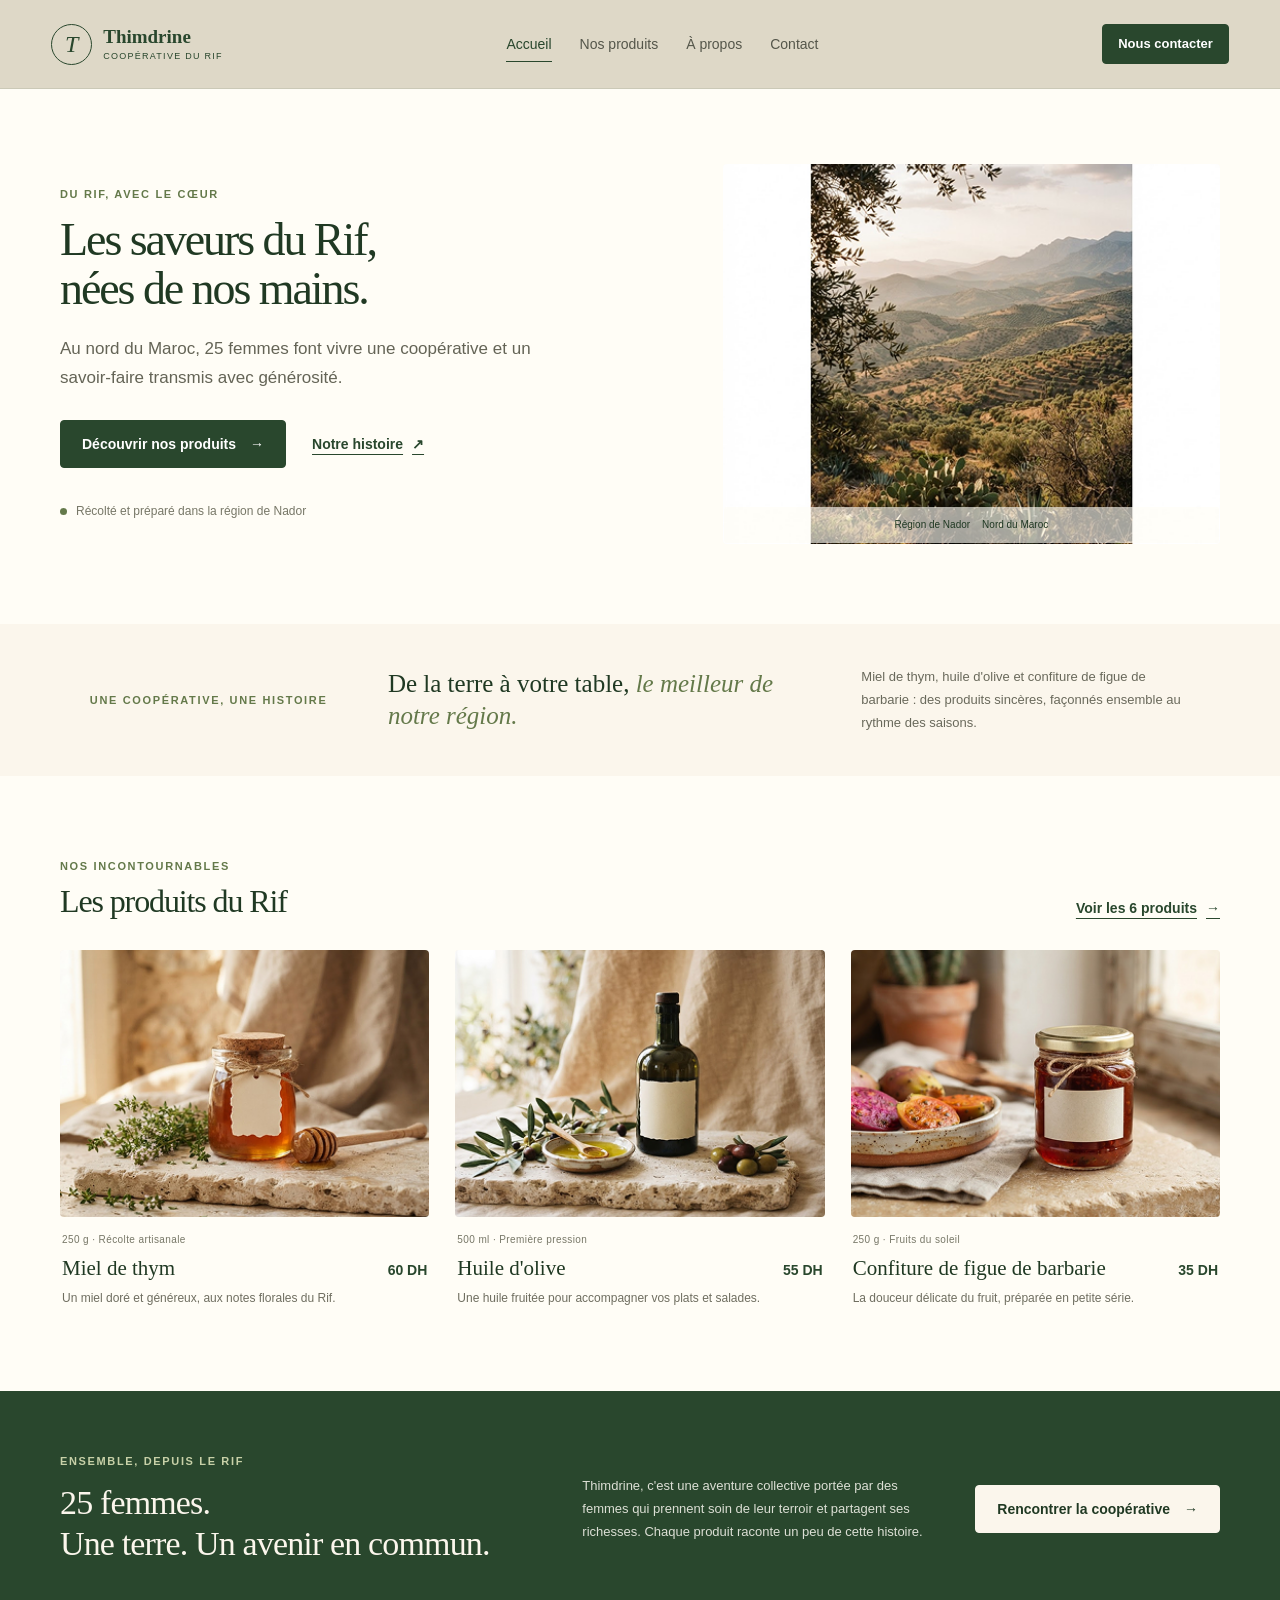
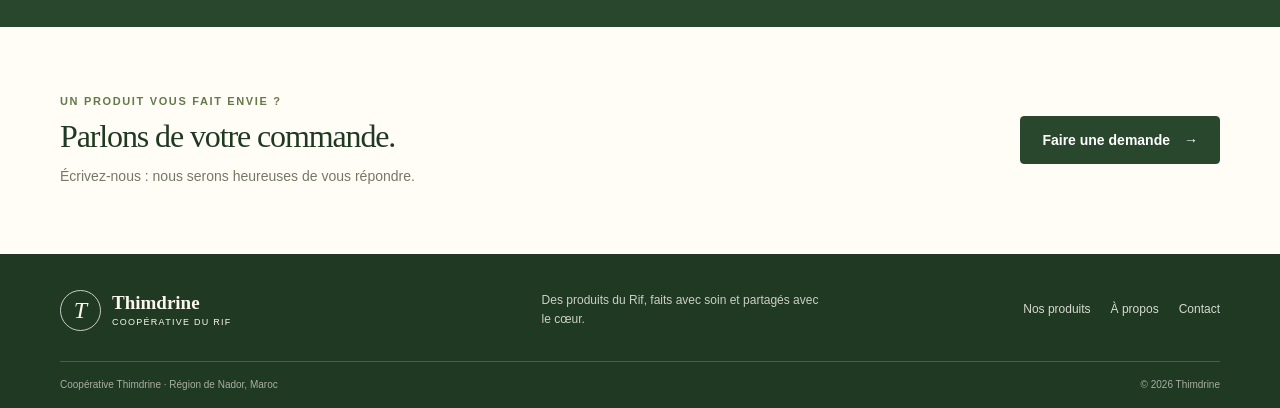
<file: index.html>
<!doctype html>
<html lang="fr">
  <head>
    <meta charset="utf-8" />
    <meta name="viewport" content="width=device-width, initial-scale=1" />
    <meta
      name="description"
      content="Découvrez Thimdrine, une coopérative de 25 femmes du Rif qui prépare miel, huile d'olive et confitures avec soin."
    />
    <title>Thimdrine — Les saveurs du Rif</title>
    <link rel="stylesheet" href="css/style.css" />
  </head>
  <body>
    <header class="site-header">
      <div class="header-inner">
        <a class="brand" href="index.html">
          <span class="brand-mark" aria-hidden="true">T</span>
          <span class="brand-name"
            >Thimdrine<small>Coopérative du Rif</small></span
          >
        </a>
        <nav class="site-nav" aria-label="Navigation principale">
          <a aria-current="page" href="index.html">Accueil</a>
          <a href="docs/produits.html">Nos produits</a>
          <a href="docs/apropos.html">À propos</a>
          <a href="docs/contact.html">Contact</a>
        </nav>
        <a class="button button-small header-cta" href="docs/contact.html"
          >Nous contacter</a
        >
      </div>
    </header>

    <main>
      <section class="hero container">
        <div class="hero-copy">
          <p class="eyebrow">Du Rif, avec le cœur</p>
          <h1>Les saveurs du Rif,<br />nées de nos mains.</h1>
          <p class="lead">
            Au nord du Maroc, 25 femmes font vivre une coopérative et un
            savoir-faire transmis avec générosité.
          </p>
          <div class="button-row">
            <a class="button" href="docs/produits.html"
              >Découvrir nos produits <span aria-hidden="true">→</span></a
            >
            <a class="text-link" href="docs/apropos.html"
              >Notre histoire <span aria-hidden="true">↗</span></a
            >
          </div>
          <p class="hero-note">
            <span class="note-dot" aria-hidden="true"></span> Récolté et préparé
            dans la région de Nador
          </p>
        </div>
        <figure class="hero-image">
          <img
            src="images/Paysage-méditerranéen.png"
            alt="Paysage de collines et d'oliveraies dans le Rif"
            id="anchor"
          />
          <figcaption>
            <label>Région de Nador</label>
            <label>Nord du Maroc</label>
          </figcaption>
        </figure>
      </section>

      <section class="intro-band">
        <div class="container intro-inner">
          <p class="eyebrow">Une coopérative, une histoire</p>
          <p class="intro-statement">
            De la terre à votre table, <em>le meilleur de notre région.</em>
          </p>
          <p class="intro-copy">
            Miel de thym, huile d'olive et confiture de figue de barbarie : des
            produits sincères, façonnés ensemble au rythme des saisons.
          </p>
        </div>
      </section>

      <section class="section container">
        <div class="section-heading">
          <div>
            <p class="eyebrow">Nos incontournables</p>
            <h2>Les produits du Rif</h2>
          </div>
          <a class="text-link" href="docs/produits.html"
            >Voir les 6 produits <span aria-hidden="true">→</span></a
          >
        </div>
        <div class="featured-grid">
          <article class="product-card">
            <a
              class="product-photo"
              href="docs/produits.html"
              aria-label="Découvrir le miel de thym"
              ><img
                src="images/miel-250g.png"
                alt="Pot de miel de thym de 250 grammes"
            /></a>
            <div class="product-info">
              <p class="product-kicker">250 g · Récolte artisanale</p>
              <div class="product-title-row">
                <h3>Miel de thym</h3>
                <span class="price">60 DH</span>
              </div>
              <p>Un miel doré et généreux, aux notes florales du Rif.</p>
            </div>
          </article>
          <article class="product-card">
            <a
              class="product-photo"
              href="docs/produits.html"
              aria-label="Découvrir l'huile d'olive"
              ><img
                src="images/huile-d'olive-500mL.png"
                alt="Bouteille d'huile d'olive de 500 millilitres"
            /></a>
            <div class="product-info">
              <p class="product-kicker">500 ml · Première pression</p>
              <div class="product-title-row">
                <h3>Huile d'olive</h3>
                <span class="price">55 DH</span>
              </div>
              <p>Une huile fruitée pour accompagner vos plats et salades.</p>
            </div>
          </article>
          <article class="product-card">
            <a
              class="product-photo"
              href="docs/produits.html"
              aria-label="Découvrir la confiture de figue de barbarie"
              ><img
                src="images/confiture-250g.png"
                alt="Pot de confiture de figue de barbarie de 250 grammes"
            /></a>
            <div class="product-info">
              <p class="product-kicker">250 g · Fruits du soleil</p>
              <div class="product-title-row">
                <h3>Confiture de figue de barbarie</h3>
                <span class="price">35 DH</span>
              </div>
              <p>La douceur délicate du fruit, préparée en petite série.</p>
            </div>
          </article>
        </div>
      </section>

      <section class="story-band">
        <div class="container story-inner">
          <div>
            <p class="eyebrow">Ensemble, depuis le Rif</p>
            <h2>25 femmes.<br />Une terre. Un avenir en commun.</h2>
          </div>
          <p>
            Thimdrine, c'est une aventure collective portée par des femmes qui
            prennent soin de leur terroir et partagent ses richesses. Chaque
            produit raconte un peu de cette histoire.
          </p>
          <a class="button button-light" href="docs/apropos.html"
            >Rencontrer la coopérative <span aria-hidden="true">→</span></a
          >
        </div>
      </section>

      <section class="contact-banner container">
        <div>
          <p class="eyebrow">Un produit vous fait envie ?</p>
          <h2>Parlons de votre commande.</h2>
          <p>Écrivez-nous : nous serons heureuses de vous répondre.</p>
        </div>
        <a class="button" href="docs/contact.html"
          >Faire une demande <span aria-hidden="true">→</span></a
        >
      </section>
    </main>

    <footer class="site-footer">
      <div class="container footer-main">
        <a class="brand brand-footer" href="index.html"
          ><span class="brand-mark" aria-hidden="true">T</span
          ><span class="brand-name"
            >Thimdrine<small>Coopérative du Rif</small></span
          ></a
        >
        <p>Des produits du Rif, faits avec soin et partagés avec le cœur.</p>
        <nav class="footer-nav" aria-label="Navigation de pied de page">
          <a href="docs/produits.html">Nos produits</a
          ><a href="docs/apropos.html">À propos</a
          ><a href="docs/contact.html">Contact</a>
        </nav>
      </div>
      <div class="container footer-bottom">
        <span>Coopérative Thimdrine · Région de Nador, Maroc</span
        ><span>© 2026 Thimdrine</span>
      </div>
    </footer>
  </body>
</html>
</file>
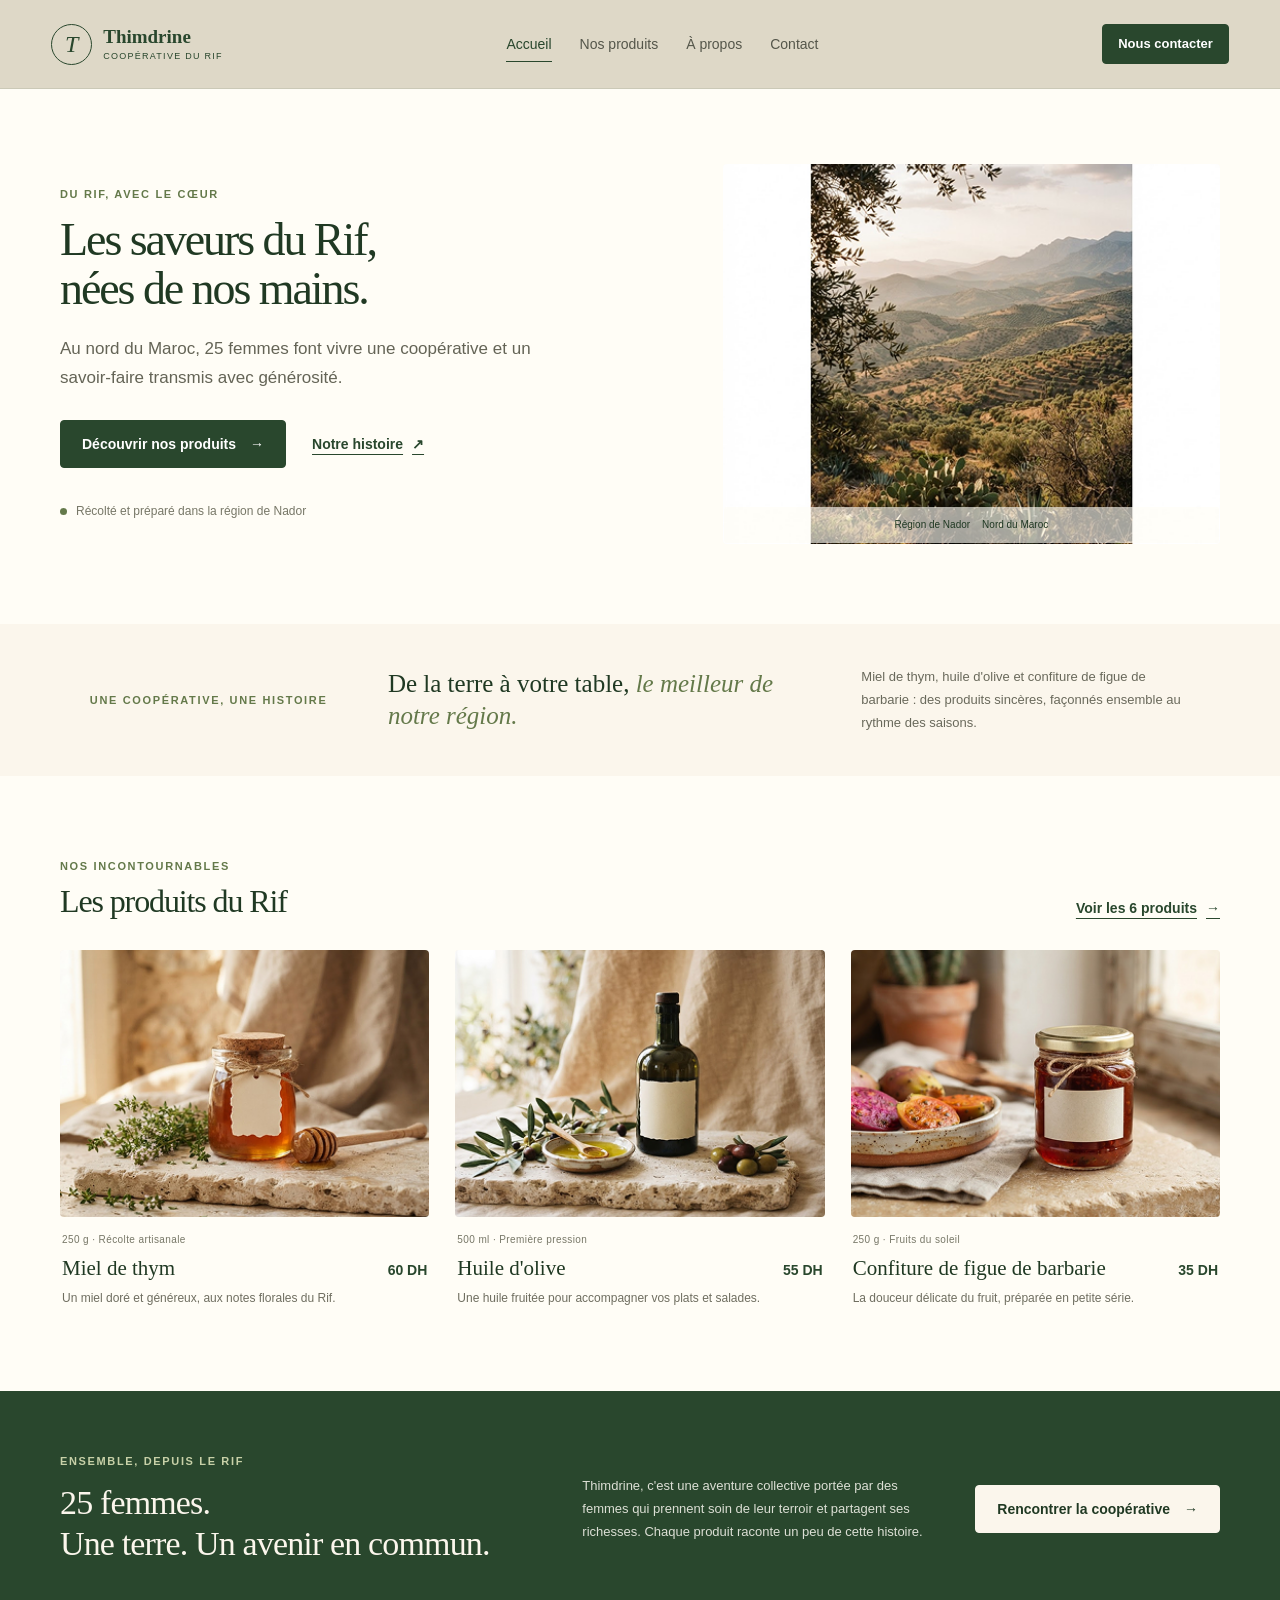
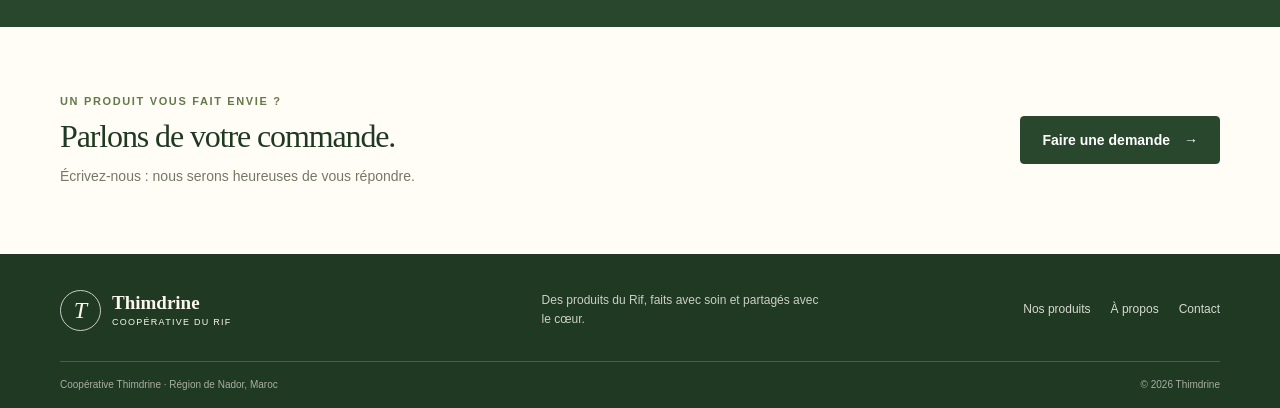
<file: docs/index.html>
<!doctype html>
<html lang="fr">
  <head>
    <meta charset="utf-8" />
    <meta name="viewport" content="width=device-width, initial-scale=1" />
    <meta
      name="description"
      content="Découvrez Thimdrine, une coopérative de 25 femmes du Rif qui prépare miel, huile d'olive et confitures avec soin."
    />
    <title>Thimdrine — Les saveurs du Rif</title>
    <link rel="stylesheet" href="../css/style.css" />
  </head>
  <body>
    <header class="site-header">
      <div class="header-inner">
        <a class="brand" href="index.html">
          <span class="brand-mark" aria-hidden="true">T</span>
          <span class="brand-name"
            >Thimdrine<small>Coopérative du Rif</small></span
          >
        </a>
        <nav class="site-nav" aria-label="Navigation principale">
          <a aria-current="page" href="index.html">Accueil</a>
          <a href="produits.html">Nos produits</a>
          <a href="apropos.html">À propos</a>
          <a href="contact.html">Contact</a>
        </nav>
        <a class="button button-small header-cta" href="contact.html"
          >Nous contacter</a
        >
      </div>
    </header>

    <main>
      <section class="hero container">
        <div class="hero-copy">
          <p class="eyebrow">Du Rif, avec le cœur</p>
          <h1>Les saveurs du Rif,<br />nées de nos mains.</h1>
          <p class="lead">
            Au nord du Maroc, 25 femmes font vivre une coopérative et un
            savoir-faire transmis avec générosité.
          </p>
          <div class="button-row">
            <a class="button" href="produits.html"
              >Découvrir nos produits <span aria-hidden="true">→</span></a
            >
            <a class="text-link" href="apropos.html"
              >Notre histoire <span aria-hidden="true">↗</span></a
            >
          </div>
          <p class="hero-note">
            <span class="note-dot" aria-hidden="true"></span> Récolté et préparé
            dans la région de Nador
          </p>
        </div>
        <figure class="hero-image">
          <img
            src="../images/Paysage-méditerranéen.png"
            alt="Paysage de collines et d'oliveraies dans le Rif"
            id="anchor"
          />
          <figcaption id="label">
            <label>Région de Nador</label>
            <label>Nord du Maroc</label>
          </figcaption>
        </figure>
      </section>

      <section class="intro-band">
        <div class="container intro-inner">
          <p class="eyebrow">Une coopérative, une histoire</p>
          <p class="intro-statement">
            De la terre à votre table, <em>le meilleur de notre région.</em>
          </p>
          <p class="intro-copy">
            Miel de thym, huile d'olive et confiture de figue de barbarie : des
            produits sincères, façonnés ensemble au rythme des saisons.
          </p>
        </div>
      </section>

      <section class="section container">
        <div class="section-heading">
          <div>
            <p class="eyebrow">Nos incontournables</p>
            <h2>Les produits du Rif</h2>
          </div>
          <a class="text-link" href="produits.html"
            >Voir les 6 produits <span aria-hidden="true">→</span></a
          >
        </div>
        <div class="featured-grid">
          <article class="product-card">
            <a
              class="product-photo"
              href="produits.html"
              aria-label="Découvrir le miel de thym"
              ><img
                src="../images/miel-250g.png"
                alt="Pot de miel de thym de 250 grammes"
            /></a>
            <div class="product-info">
              <p class="product-kicker">250 g · Récolte artisanale</p>
              <div class="product-title-row">
                <h3>Miel de thym</h3>
                <span class="price">60 DH</span>
              </div>
              <p>Un miel doré et généreux, aux notes florales du Rif.</p>
            </div>
          </article>
          <article class="product-card">
            <a
              class="product-photo"
              href="produits.html"
              aria-label="Découvrir l'huile d'olive"
              ><img
                src="../images/huile-d'olive-500mL.png"
                alt="Bouteille d'huile d'olive de 500 millilitres"
            /></a>
            <div class="product-info">
              <p class="product-kicker">500 ml · Première pression</p>
              <div class="product-title-row">
                <h3>Huile d'olive</h3>
                <span class="price">55 DH</span>
              </div>
              <p>Une huile fruitée pour accompagner vos plats et salades.</p>
            </div>
          </article>
          <article class="product-card">
            <a
              class="product-photo"
              href="produits.html"
              aria-label="Découvrir la confiture de figue de barbarie"
              ><img
                src="../images/confiture-250g.png"
                alt="Pot de confiture de figue de barbarie de 250 grammes"
            /></a>
            <div class="product-info">
              <p class="product-kicker">250 g · Fruits du soleil</p>
              <div class="product-title-row">
                <h3>Confiture de figue de barbarie</h3>
                <span class="price">35 DH</span>
              </div>
              <p>La douceur délicate du fruit, préparée en petite série.</p>
            </div>
          </article>
        </div>
      </section>

      <section class="story-band">
        <div class="container story-inner">
          <div>
            <p class="eyebrow">Ensemble, depuis le Rif</p>
            <h2>25 femmes.<br />Une terre. Un avenir en commun.</h2>
          </div>
          <p>
            Thimdrine, c'est une aventure collective portée par des femmes qui
            prennent soin de leur terroir et partagent ses richesses. Chaque
            produit raconte un peu de cette histoire.
          </p>
          <a class="button button-light" href="apropos.html"
            >Rencontrer la coopérative <span aria-hidden="true">→</span></a
          >
        </div>
      </section>

      <section class="contact-banner container">
        <div>
          <p class="eyebrow">Un produit vous fait envie ?</p>
          <h2>Parlons de votre commande.</h2>
          <p>Écrivez-nous : nous serons heureuses de vous répondre.</p>
        </div>
        <a class="button" href="contact.html"
          >Faire une demande <span aria-hidden="true">→</span></a
        >
      </section>
    </main>

    <footer class="site-footer">
      <div class="container footer-main">
        <a class="brand brand-footer" href="index.html"
          ><span class="brand-mark" aria-hidden="true">T</span
          ><span class="brand-name"
            >Thimdrine<small>Coopérative du Rif</small></span
          ></a
        >
        <p>Des produits du Rif, faits avec soin et partagés avec le cœur.</p>
        <nav class="footer-nav" aria-label="Navigation de pied de page">
          <a href="produits.html">Nos produits</a
          ><a href="apropos.html">À propos</a><a href="contact.html">Contact</a>
        </nav>
      </div>
      <div class="container footer-bottom">
        <span>Coopérative Thimdrine · Région de Nador, Maroc</span
        ><span>© 2026 Thimdrine</span>
      </div>
    </footer>
  </body>
</html>
</file>
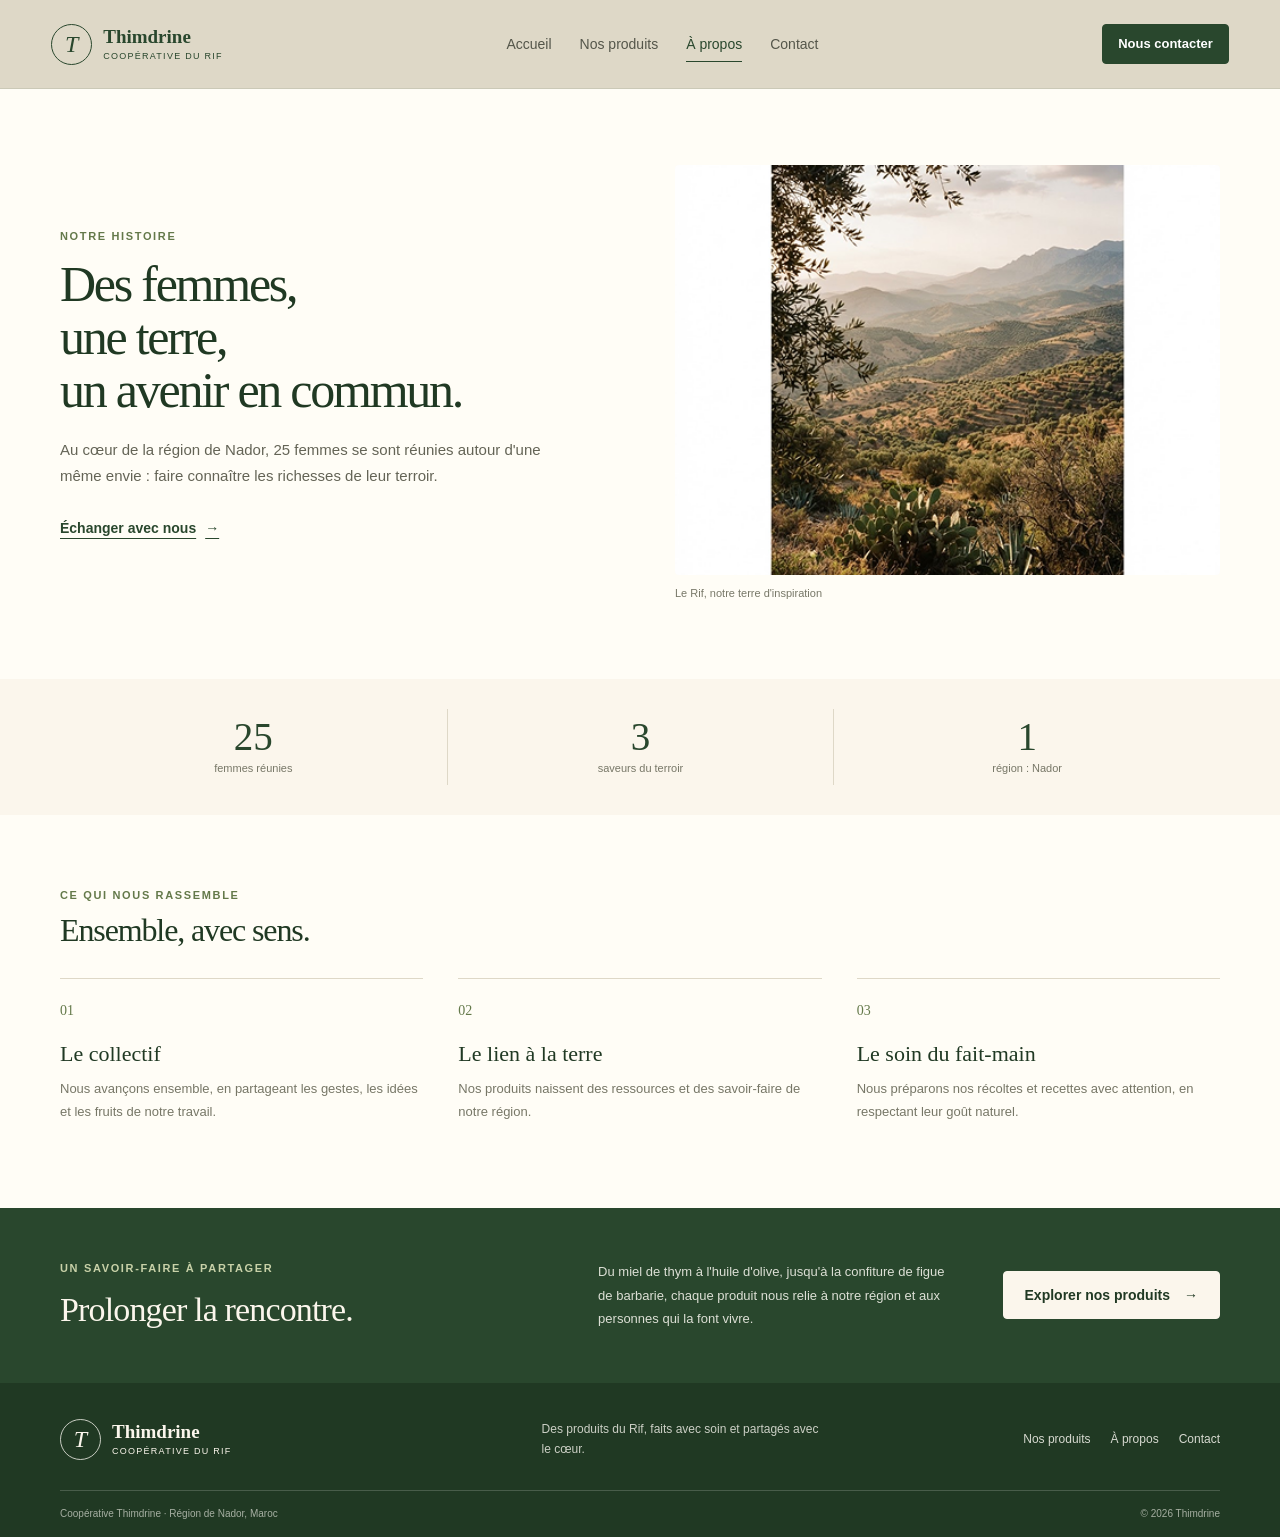
<file: docs/apropos.html>
<!doctype html>
<html lang="fr">
  <head>
    <meta charset="utf-8" />
    <meta name="viewport" content="width=device-width, initial-scale=1" />
    <meta
      name="description"
      content="L'histoire et les valeurs de Thimdrine, une coopérative de 25 femmes de la région de Nador."
    />
    <title>À propos — Thimdrine</title>
    <link rel="stylesheet" href="../css/style.css" />
  </head>
  <body>
    <header class="site-header">
      <div class="header-inner">
        <a class="brand" href="../index.html" aria-label="Thimdrine, accueil"
          ><span class="brand-mark" aria-hidden="true">T</span
          ><span class="brand-name"
            >Thimdrine<small>Coopérative du Rif</small></span
          ></a
        >
        <nav class="site-nav" aria-label="Navigation principale">
          <a href="../index.html">Accueil</a
          ><a href="produits.html">Nos produits</a
          ><a aria-current="page" href="apropos.html">À propos</a
          ><a href="contact.html">Contact</a>
        </nav>
        <a class="button button-small header-cta" href="contact.html"
          >Nous contacter</a
        >
      </div>
    </header>

    <main>
      <section class="about-hero container">
        <div class="about-copy">
          <p class="eyebrow">Notre histoire</p>
          <h1>Des femmes,<br />une terre,<br />un avenir en commun.</h1>
          <p class="lead">
            Au cœur de la région de Nador, 25 femmes se sont réunies autour
            d'une même envie : faire connaître les richesses de leur terroir.
          </p>
          <a class="text-link" href="contact.html"
            >Échanger avec nous <span aria-hidden="true">→</span></a
          >
        </div>
        <figure class="about-photo">
          <img
            src="../images/Paysage-méditerranéen.png"
            alt="Les collines et les oliveraies du paysage méditerranéen du Rif"
          />
          <figcaption>Le Rif, notre terre d'inspiration</figcaption>
        </figure>
      </section>

      <section class="stats-band">
        <div class="container stats-grid">
          <div><strong>25</strong><span>femmes réunies</span></div>
          <div><strong>3</strong><span>saveurs du terroir</span></div>
          <div><strong>1</strong><span>région : Nador</span></div>
        </div>
      </section>

      <section class="section container values-section">
        <div class="section-heading">
          <div>
            <p class="eyebrow">Ce qui nous rassemble</p>
            <h2>Ensemble, avec sens.</h2>
          </div>
        </div>
        <div class="values-grid">
          <article class="value-card">
            <span class="value-number">01</span>
            <h3>Le collectif</h3>
            <p>
              Nous avançons ensemble, en partageant les gestes, les idées et les
              fruits de notre travail.
            </p>
          </article>
          <article class="value-card">
            <span class="value-number">02</span>
            <h3>Le lien à la terre</h3>
            <p>
              Nos produits naissent des ressources et des savoir-faire de notre
              région.
            </p>
          </article>
          <article class="value-card">
            <span class="value-number">03</span>
            <h3>Le soin du fait-main</h3>
            <p>
              Nous préparons nos récoltes et recettes avec attention, en
              respectant leur goût naturel.
            </p>
          </article>
        </div>
      </section>

      <section class="story-band story-about">
        <div class="container story-inner">
          <div>
            <p class="eyebrow">Un savoir-faire à partager</p>
            <h2>Prolonger la rencontre.</h2>
          </div>
          <p>
            Du miel de thym à l'huile d'olive, jusqu'à la confiture de figue de
            barbarie, chaque produit nous relie à notre région et aux personnes
            qui la font vivre.
          </p>
          <a class="button button-light" href="produits.html"
            >Explorer nos produits <span aria-hidden="true">→</span></a
          >
        </div>
      </section>
    </main>

    <footer class="site-footer">
      <div class="container footer-main">
        <a class="brand brand-footer" href="../index.html"
          ><span class="brand-mark" aria-hidden="true">T</span
          ><span class="brand-name"
            >Thimdrine<small>Coopérative du Rif</small></span
          ></a
        >
        <p>Des produits du Rif, faits avec soin et partagés avec le cœur.</p>
        <nav class="footer-nav" aria-label="Navigation de pied de page">
          <a href="produits.html">Nos produits</a
          ><a href="apropos.html">À propos</a><a href="contact.html">Contact</a>
        </nav>
      </div>
      <div class="container footer-bottom">
        <span>Coopérative Thimdrine · Région de Nador, Maroc</span
        ><span>© 2026 Thimdrine</span>
      </div>
    </footer>
  </body>
</html>
</file>
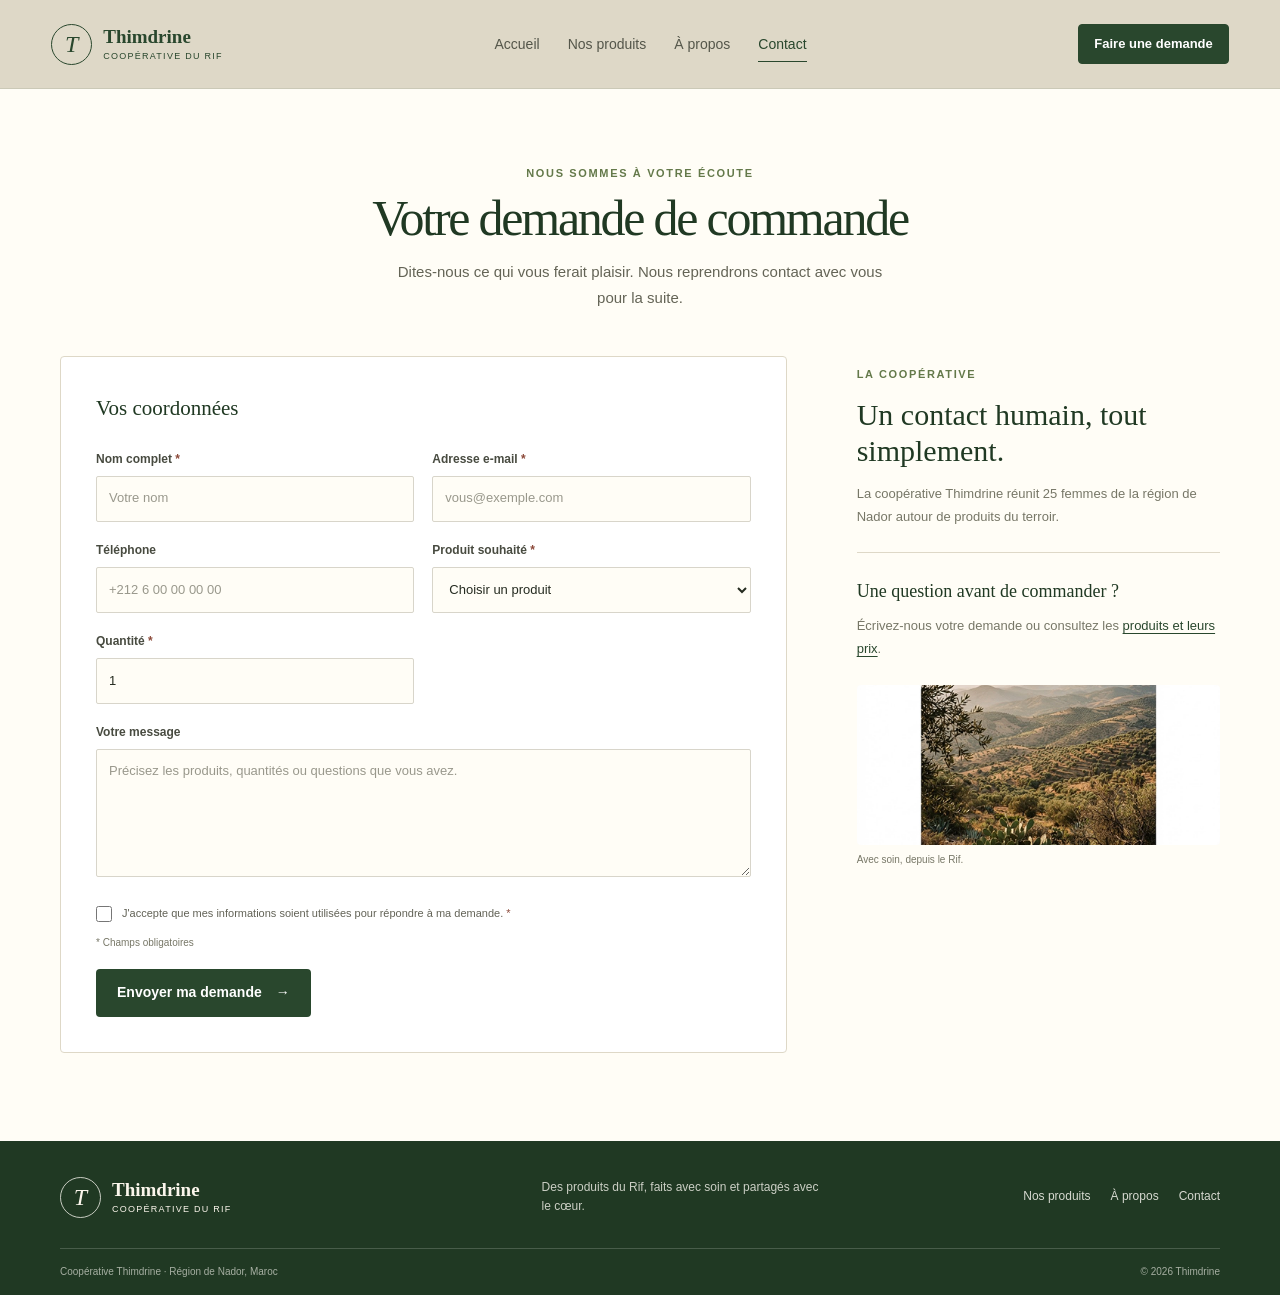
<file: docs/contact.html>
<!doctype html>
<html lang="fr">
  <head>
    <meta charset="utf-8" />
    <meta name="viewport" content="width=device-width, initial-scale=1" />
    <meta
      name="description"
      content="Contactez la coopérative Thimdrine pour une demande de commande de produits du Rif."
    />
    <title>Contact et commande — Thimdrine</title>
    <link rel="stylesheet" href="../css/style.css" />
  </head>
  <body>
    <header class="site-header">
      <div class="header-inner">
        <a class="brand" href="../index.html" aria-label="Thimdrine, accueil"
          ><span class="brand-mark" aria-hidden="true">T</span
          ><span class="brand-name"
            >Thimdrine<small>Coopérative du Rif</small></span
          ></a
        >
        <nav class="site-nav" aria-label="Navigation principale">
          <a href="../index.html">Accueil</a
          ><a href="produits.html">Nos produits</a
          ><a href="apropos.html">À propos</a
          ><a aria-current="page" href="contact.html">Contact</a>
        </nav>
        <a class="button button-small header-cta" href="#demande"
          >Faire une demande</a
        >
      </div>
    </header>

    <main>
      <section class="page-heading container">
        <p class="eyebrow">Nous sommes à votre écoute</p>
        <h1>Votre demande de commande</h1>
        <p class="lead">
          Dites-nous ce qui vous ferait plaisir. Nous reprendrons contact avec
          vous pour la suite.
        </p>
      </section>
      <section class="contact-layout container" id="demande">
        <form class="order-form" action="../index.html">
          <p class="form-intro">Vos coordonnées</p>
          <div class="form-grid">
            <div class="form-field">
              <label for="name"
                >Nom complet <span aria-hidden="true">*</span></label
              ><input
                id="name"
                name="name"
                type="text"
                autocomplete="name"
                placeholder="Votre nom"
                required
                minlength="2"
              />
            </div>
            <div class="form-field">
              <label for="email"
                >Adresse e-mail <span aria-hidden="true">*</span></label
              ><input
                id="email"
                name="email"
                type="email"
                autocomplete="email"
                placeholder="vous@exemple.com"
                required
              />
            </div>
            <div class="form-field">
              <label for="phone">Téléphone</label
              ><input
                id="phone"
                name="phone"
                type="tel"
                autocomplete="tel"
                placeholder="+212 6 00 00 00 00"
                pattern="\+?[0-9\s.\-]{8,20}"
                title="Entrez un numéro de 8 à 20 caractères (chiffres, espaces, +, points et tirets)."
              />
            </div>
            <div class="form-field">
              <label for="product"
                >Produit souhaité <span aria-hidden="true">*</span></label
              ><select id="product" name="product" required>
                <option value="" selected disabled>Choisir un produit</option>
                <option value="miel-250g">Miel de thym — 250 g</option>
                <option value="miel-500g">Miel de thym — 500 g</option>
                <option value="huile-500ml">Huile d'olive — 500 ml</option>
                <option value="huile-1l">Huile d'olive — 1 L</option>
                <option value="confiture-250g">
                  Confiture de figue de barbarie — 250 g
                </option>
                <option value="confiture-500g">
                  Confiture de figue de barbarie — 500 g
                </option>
                <option value="plusieurs">Plusieurs produits</option>
              </select>
            </div>
            <div class="form-field">
              <label for="quantity"
                >Quantité <span aria-hidden="true">*</span></label
              ><input
                id="quantity"
                name="quantity"
                type="number"
                min="1"
                max="100"
                value="1"
                required
              />
            </div>
            <div class="form-field form-field-wide">
              <label for="message">Votre message</label
              ><textarea
                id="message"
                name="message"
                rows="5"
                placeholder="Précisez les produits, quantités ou questions que vous avez."
              ></textarea>
            </div>
          </div>
          <label class="consent-field"
            ><input name="consent" type="checkbox" required /><span
              >J'accepte que mes informations soient utilisées pour répondre à
              ma demande. <span aria-hidden="true">*</span></span
            ></label
          >
          <p class="required-note">* Champs obligatoires</p>
          <button class="button form-submit" type="submit">
            Envoyer ma demande <span aria-hidden="true">→</span>
          </button>
        </form>
        <aside class="contact-aside">
          <p class="eyebrow">La coopérative</p>
          <h2>Un contact humain, tout simplement.</h2>
          <p>
            La coopérative Thimdrine réunit 25 femmes de la région de Nador
            autour de produits du terroir.
          </p>
          <div class="aside-rule"></div>
          <h3>Une question avant de commander ?</h3>
          <p>
            Écrivez-nous votre demande ou consultez les
            <a href="produits.html">produits et leurs prix</a>.
          </p>
          <img
            src="../images/Paysage-méditerranéen.png"
            alt="Paysage du Rif, région d'origine de la coopérative"
          />
          <p class="image-caption">Avec soin, depuis le Rif.</p>
        </aside>
      </section>
    </main>

    <footer class="site-footer">
      <div class="container footer-main">
        <a class="brand brand-footer" href="../index.html"
          ><span class="brand-mark" aria-hidden="true">T</span
          ><span class="brand-name"
            >Thimdrine<small>Coopérative du Rif</small></span
          ></a
        >
        <p>Des produits du Rif, faits avec soin et partagés avec le cœur.</p>
        <nav class="footer-nav" aria-label="Navigation de pied de page">
          <a href="produits.html">Nos produits</a
          ><a href="apropos.html">À propos</a><a href="contact.html">Contact</a>
        </nav>
      </div>
      <div class="container footer-bottom">
        <span>Coopérative Thimdrine · Région de Nador, Maroc</span
        ><span>© 2026 Thimdrine</span>
      </div>
    </footer>
  </body>
</html>
</file>
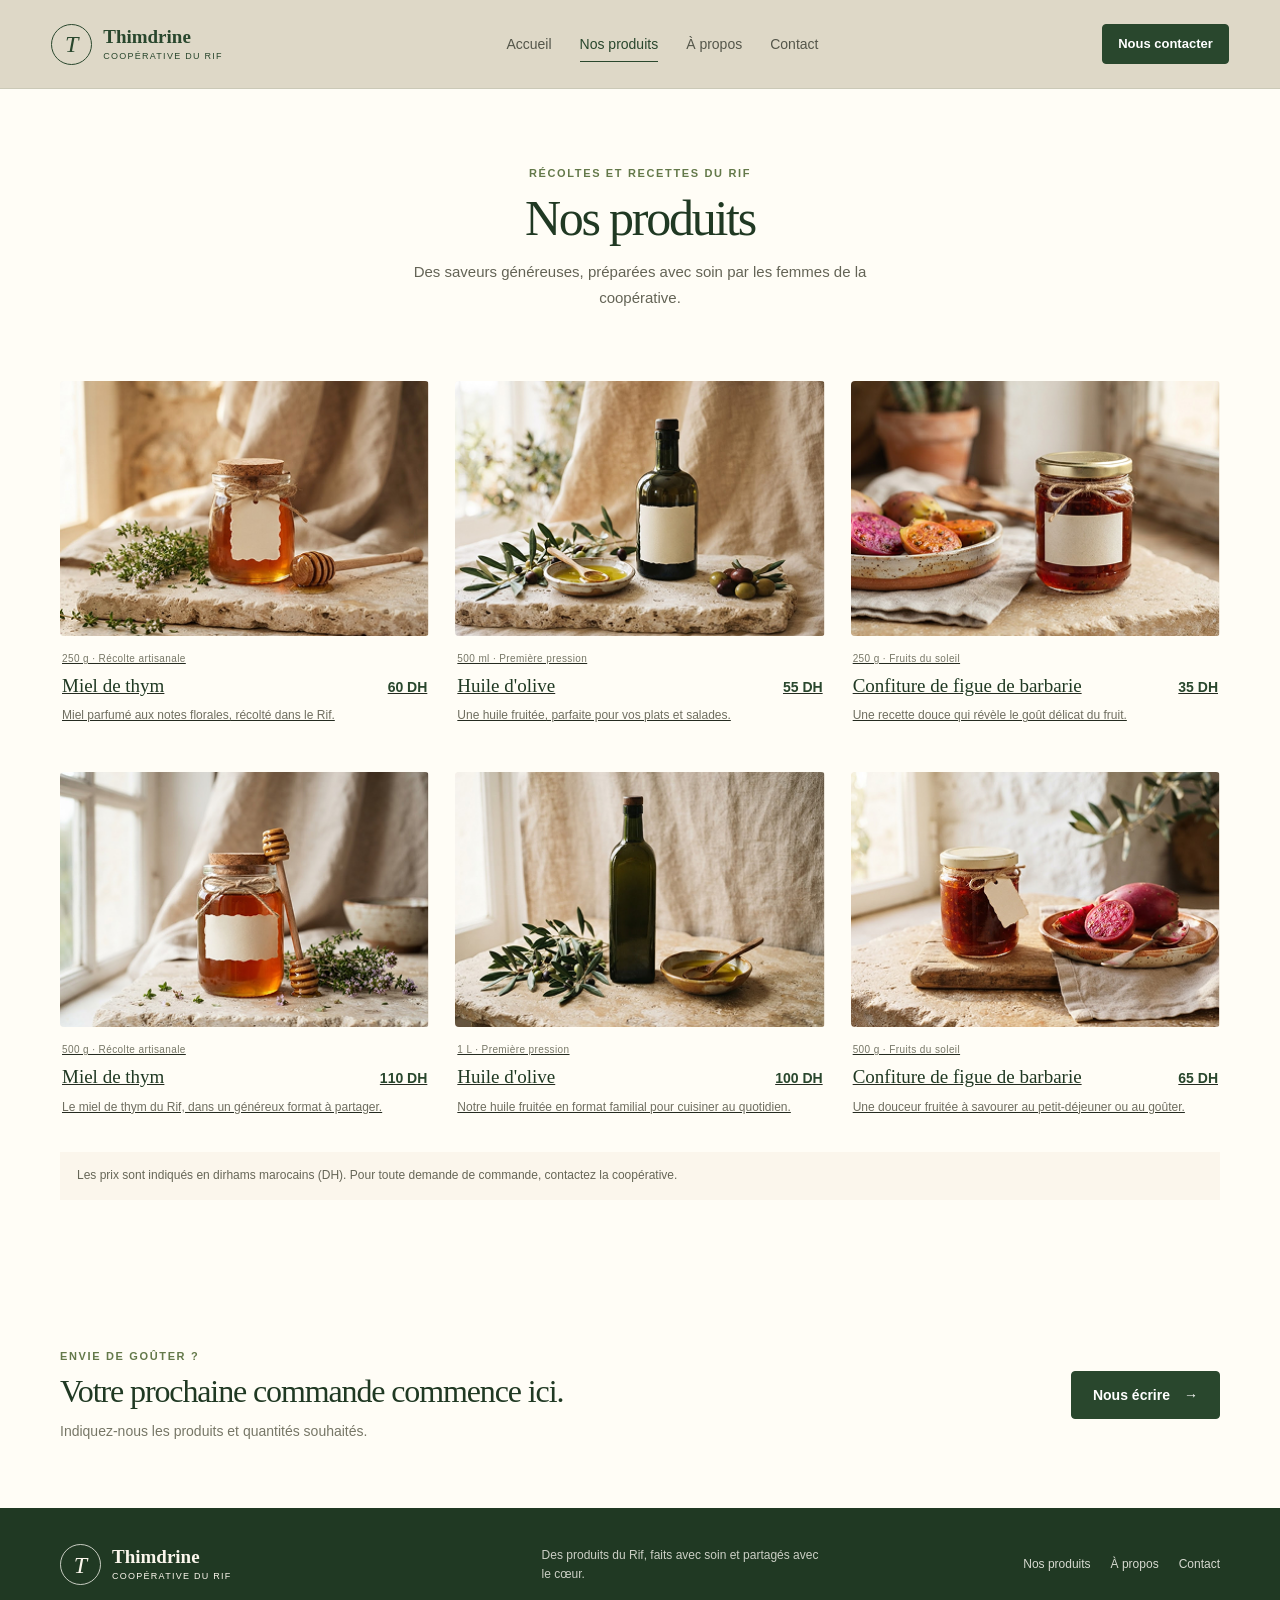
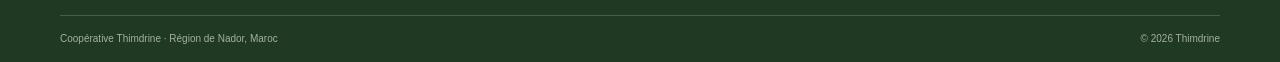
<file: docs/produits.html>
<!doctype html>
<html lang="fr">
  <head>
    <meta charset="utf-8" />
    <meta name="viewport" content="width=device-width, initial-scale=1" />
    <meta
      name="description"
      content="Parcourez les produits de la coopérative Thimdrine : miel de thym, huile d'olive et confiture de figue de barbarie."
    />
    <title>Nos produits — Thimdrine</title>
    <link rel="stylesheet" href="../css/style.css" />
  </head>
  <body>
    <header class="site-header">
      <div class="header-inner">
        <a class="brand" href="../index.html" aria-label="Thimdrine, accueil"
          ><span class="brand-mark" aria-hidden="true">T</span
          ><span class="brand-name"
            >Thimdrine<small>Coopérative du Rif</small></span
          ></a
        >
        <nav class="site-nav" aria-label="Navigation principale">
          <a href="../index.html">Accueil</a
          ><a aria-current="page" href="produits.html">Nos produits</a
          ><a href="apropos.html">À propos</a><a href="contact.html">Contact</a>
        </nav>
        <a class="button button-small header-cta" href="contact.html"
          >Nous contacter</a
        >
      </div>
    </header>

    <main>
      <section class="page-heading container">
        <p class="eyebrow">Récoltes et recettes du Rif</p>
        <h1>Nos produits</h1>
        <p class="lead">
          Des saveurs généreuses, préparées avec soin par les femmes de la
          coopérative.
        </p>
      </section>
      <section class="section container products-section">
        <div class="products-grid">
          <article class="product-card">
            <a href="contact.html">
              <div class="product-photo">
                <img
                  src="../images/miel-250g.png"
                  alt="Pot de miel de thym de 250 grammes"
                />
              </div>
              <div class="product-info">
                <p class="product-kicker">250 g · Récolte artisanale</p>
                <div class="product-title-row">
                  <h2>Miel de thym</h2>
                  <span class="price">60 DH</span>
                </div>
                <p>Miel parfumé aux notes florales, récolté dans le Rif.</p>
              </div>
            </a>
          </article>
          <article class="product-card">
            <a href="contact.html">
              <div class="product-photo">
                <img
                  src="../images/huile-d'olive-500mL.png"
                  alt="Bouteille d'huile d'olive de 500 millilitres"
                />
              </div>
              <div class="product-info">
                <p class="product-kicker">500 ml · Première pression</p>
                <div class="product-title-row">
                  <h2>Huile d'olive</h2>
                  <span class="price">55 DH</span>
                </div>
                <p>Une huile fruitée, parfaite pour vos plats et salades.</p>
              </div>
            </a>
          </article>
          <article class="product-card">
            <a href="contact.html">
              <div class="product-photo">
                <img
                  src="../images/confiture-250g.png"
                  alt="Pot de confiture de figue de barbarie de 250 grammes"
                />
              </div>
              <div class="product-info">
                <p class="product-kicker">250 g · Fruits du soleil</p>
                <div class="product-title-row">
                  <h2>Confiture de figue de barbarie</h2>
                  <span class="price">35 DH</span>
                </div>
                <p>Une recette douce qui révèle le goût délicat du fruit.</p>
              </div>
            </a>
          </article>
          <article class="product-card">
            <a href="contact.html">
              <div class="product-photo">
                <img
                  src="../images/miel-500g.png"
                  alt="Pot de miel de thym de 500 grammes"
                />
              </div>
              <div class="product-info">
                <p class="product-kicker">500 g · Récolte artisanale</p>
                <div class="product-title-row">
                  <h2>Miel de thym</h2>
                  <span class="price">110 DH</span>
                </div>
                <p>
                  Le miel de thym du Rif, dans un généreux format à partager.
                </p>
              </div>
            </a>
          </article>
          <article class="product-card">
            <a href="contact.html">
              <div class="product-photo">
                <img
                  src="../images/huile-d'olive-1L.png"
                  alt="Bouteille d'huile d'olive d'un litre"
                />
              </div>
              <div class="product-info">
                <p class="product-kicker">1 L · Première pression</p>
                <div class="product-title-row">
                  <h2>Huile d'olive</h2>
                  <span class="price">100 DH</span>
                </div>
                <p>
                  Notre huile fruitée en format familial pour cuisiner au
                  quotidien.
                </p>
              </div>
            </a>
          </article>
          <article class="product-card">
            <a href="contact.html">
              <div class="product-photo">
                <img
                  src="../images/confiture-500g.png"
                  alt="Pot de confiture de figue de barbarie de 500 grammes"
                />
              </div>
              <div class="product-info">
                <p class="product-kicker">500 g · Fruits du soleil</p>
                <div class="product-title-row">
                  <h2>Confiture de figue de barbarie</h2>
                  <span class="price">65 DH</span>
                </div>
                <p>
                  Une douceur fruitée à savourer au petit-déjeuner ou au goûter.
                </p>
              </div>
            </a>
          </article>
        </div>
        <p class="products-note">
          Les prix sont indiqués en dirhams marocains (DH). Pour toute demande
          de commande, contactez la coopérative.
        </p>
      </section>
      <section class="contact-banner container">
        <div>
          <p class="eyebrow">Envie de goûter ?</p>
          <h2>Votre prochaine commande commence ici.</h2>
          <p>Indiquez-nous les produits et quantités souhaités.</p>
        </div>
        <a class="button" href="contact.html"
          >Nous écrire <span aria-hidden="true">→</span></a
        >
      </section>
    </main>

    <footer class="site-footer">
      <div class="container footer-main">
        <a class="brand brand-footer" href="../index.html"
          ><span class="brand-mark" aria-hidden="true">T</span
          ><span class="brand-name"
            >Thimdrine<small>Coopérative du Rif</small></span
          ></a
        >
        <p>Des produits du Rif, faits avec soin et partagés avec le cœur.</p>
        <nav class="footer-nav" aria-label="Navigation de pied de page">
          <a href="produits.html">Nos produits</a
          ><a href="apropos.html">À propos</a><a href="contact.html">Contact</a>
        </nav>
      </div>
      <div class="container footer-bottom">
        <span>Coopérative Thimdrine · Région de Nador, Maroc</span
        ><span>© 2026 Thimdrine</span>
      </div>
    </footer>
  </body>
</html>
</file>
<file: css/style.css>
:root {
  color-scheme: light;
  --color-ink: #252b20;
  --color-forest: #29472d;
  --color-forest-dark: #203923;
  --color-leaf: #64794a;
  --color-cream: #fbf6ec;
  --color-paper: #fffdf6;
  --color-muted: #777767;
  --color-line: #ded8c7;
  --font-body: "Avenir Next", Avenir, "Segoe UI", sans-serif;
  --font-heading: Georgia, "Times New Roman", serif;
}

* {
  box-sizing: border-box;
}
html {
  scroll-behavior: smooth;
}
body {
  margin: 0;
  background: var(--color-paper);
  color: var(--color-ink);
  font-family: var(--font-body);
  font-size: 16px;
  line-height: 1.6;
}
img {
  display: block;
  max-width: 100%;
}
a {
  color: inherit;
}
a:focus-visible,
button:focus-visible,
input:focus-visible,
select:focus-visible,
textarea:focus-visible {
  outline: 3px solid #a8793a;
  outline-offset: 3px;
}
.container {
  width: 92%;
  max-width: 1160px;
  margin: 0 auto;
}
.site-header {
  background: var(--color-line);
  border-bottom: 1px solid rgba(41, 71, 45, 0.1);
}
.header-inner {
  width: 92%;
  max-width: 1280px;
  min-height: 88px;
  margin: 0 auto;
  display: flex;
  align-items: center;
  justify-content: space-between;
  gap: 32px;
}
.brand {
  display: flex;
  align-items: center;
  gap: 11px;
  color: var(--color-forest);
  text-decoration: none;
  flex-shrink: 0;
}
.brand-mark {
  width: 41px;
  height: 41px;
  display: grid;
  place-items: center;
  border: 1px solid var(--color-forest);
  border-radius: 100%;
  font-family: var(--font-heading);
  font-size: 24px;
  font-style: italic;
}
.brand-name {
  font-family: var(--font-heading);
  font-size: 19px;
  font-weight: 700;
  line-height: 1.1;
}
.brand-name small {
  display: block;
  margin-top: 4px;
  font-family: var(--font-body);
  font-size: 9px;
  font-weight: 500;
  letter-spacing: 0.14em;
  text-transform: uppercase;
}
.site-nav,
.footer-nav {
  display: flex;
  align-items: center;
  gap: 28px;
}
.site-nav a {
  position: relative;
  padding-block: 8px;
  color: #54564a;
  font-size: 14px;
  text-decoration: none;
}
.site-nav a:hover,
.site-nav a[aria-current="page"] {
  color: var(--color-forest);
}
.site-nav a[aria-current="page"]::after {
  position: absolute;
  right: 0;
  bottom: 1px;
  left: 0;
  height: 1px;
  width: 100%;
  background: var(--color-forest);
  content: "";
}
.button {
  min-height: 48px;
  display: flex;
  align-items: center;
  justify-content: center;
  gap: 14px;
  padding: 12px 21px;
  border: 1px solid var(--color-forest);
  border-radius: 4px;
  background: var(--color-forest);
  color: white;
  font: inherit;
  font-size: 14px;
  font-weight: 600;
  line-height: 1.3;
  text-decoration: none;
  transition:
    background-color 150ms ease,
    color 150ms ease;
  cursor: pointer;
}
.button:hover {
  background: var(--color-forest-dark);
}
.button-small {
  min-height: 40px;
  padding: 9px 15px;
  font-size: 13px;
}
.button-light {
  border-color: var(--color-cream);
  background: var(--color-cream);
  color: var(--color-forest-dark);
}
.button-light:hover {
  background: white;
}
.hero {
  min-height: 535px;
  display: grid;
  grid-template-columns: 1.1fr 0.9fr;
  align-items: center;
  gap: 55px;
  padding-block: 66px 72px;
}
.hero-copy {
  padding-block: 10px;
}
.eyebrow {
  margin: 0 0 14px;
  color: var(--color-leaf);
  font-size: 11px;
  font-weight: 700;
  letter-spacing: 0.15em;
  line-height: 1.5;
  text-transform: uppercase;
}
h1,
h2,
h3,
p,
figure {
  margin-top: 0;
}
h1,
h2,
h3 {
  color: var(--color-forest-dark);
  font-family: var(--font-heading);
  font-weight: 500;
}
h1 {
  margin-bottom: 20px;
  font-size: 50px;
  letter-spacing: -0.045em;
  line-height: 1.06;
}
.hero h1 {
  font-size: 46px;
}
.lead {
  max-width: 490px;
  margin-bottom: 27px;
  color: #646456;
  font-size: 17px;
  line-height: 1.75;
}
.button-row {
  display: flex;
  align-items: center;
  flex-wrap: wrap;
  gap: 26px;
}
.text-link {
  display: inline-flex;
  align-items: center;
  gap: 9px;
  color: var(--color-forest);
  font-size: 14px;
  font-weight: 600;
  text-decoration-thickness: 1px;
  text-underline-offset: 5px;
}
.text-link:hover {
  color: var(--color-leaf);
}
.hero-note {
  display: flex;
  align-items: center;
  gap: 9px;
  margin: 34px 0 0;
  color: var(--color-muted);
  font-size: 12px;
}
.note-dot {
  width: 7px;
  height: 7px;
  border-radius: 50%;
  background: var(--color-leaf);
}
.hero-image {
  position: relative;
  margin: 0;
}
.hero-image img {
  width: 100%;
  height: 380px;
  border-radius: 4px;
  object-fit: cover;
  object-position: center 53%;
}
.hero-image figcaption {
  position: absolute;
  right: 1px;
  bottom: 1px;
  left: 1px;
  display: flex;
  justify-content: center;
  gap: 12px;
  padding: 10px 13px;
  border-radius: 2px;
  background: rgba(255, 253, 246, 0.63);
  color: var(--color-forest-dark);
  font-size: 10px;
}
.intro-band {
  padding: 42px;
  background: var(--color-cream);
}
.intro-inner {
  display: grid;
  grid-template-columns: 0.72fr 1.2fr 0.9fr;
  align-items: center;
  gap: 35px;
}
.intro-inner .eyebrow {
  margin: 0;
}
.intro-statement {
  margin: 0;
  color: var(--color-forest-dark);
  font-family: var(--font-heading);
  font-size: 25px;
  line-height: 1.3;
}
.intro-statement em {
  color: var(--color-leaf);
}
.intro-copy {
  margin: 0;
  color: #69695b;
  font-size: 13px;
  line-height: 1.75;
}
.section {
  padding-block: 82px;
}
.section-heading {
  display: flex;
  align-items: end;
  justify-content: space-between;
  gap: 30px;
  margin-bottom: 30px;
}
.section-heading .eyebrow {
  margin-bottom: 8px;
}
.section-heading h2,
.contact-banner h2 {
  margin-bottom: 0;
  font-size: 32px;
  letter-spacing: -0.035em;
  line-height: 1.15;
}
.featured-grid,
.products-grid {
  display: grid;
  grid-template-columns: repeat(3, 1fr);
  gap: 26px;
}
.product-card {
  min-width: 0;
}
.product-photo {
  display: block;
  overflow: hidden;
  border-radius: 4px;
  background: var(--color-cream);
}
.product-photo img {
  width: 100%;
  height: 267px;
  object-fit: cover;
  transition: transform 250ms ease;
}
a.product-photo:hover img {
  transform: scale(1.035);
}
.product-info {
  padding: 15px 2px 0;
}
.product-kicker {
  margin-bottom: 7px;
  color: var(--color-muted);
  font-size: 10px;
  letter-spacing: 0.04em;
}
.product-title-row {
  display: flex;
  align-items: baseline;
  justify-content: space-between;
  gap: 12px;
}
.product-title-row h2,
.product-title-row h3 {
  margin: 0;
  font-size: 21px;
  line-height: 1.25;
}
.price {
  flex-shrink: 0;
  color: var(--color-forest);
  font-size: 14px;
  font-weight: 700;
}
.product-info > p:last-child {
  max-width: 360px;
  margin: 8px 0 0;
  color: #6f6e60;
  font-size: 12px;
  line-height: 1.65;
}
.story-band {
  padding-block: 62px;
  background: var(--color-forest);
  color: rgba(255, 253, 246, 0.84);
}
.story-inner {
  display: grid;
  grid-template-columns: 1.1fr 0.8fr auto;
  align-items: center;
  gap: 48px;
}
.story-band .eyebrow {
  color: #c8d1a8;
}
.story-band h2 {
  margin: 0;
  color: var(--color-cream);
  font-size: 34px;
  letter-spacing: -0.025em;
  line-height: 1.2;
}
.story-inner > p {
  margin: 0;
  font-size: 13px;
  line-height: 1.8;
}
.contact-banner {
  display: flex;
  align-items: center;
  justify-content: space-between;
  gap: 32px;
  padding-block: 66px;
}
.contact-banner .eyebrow {
  margin-bottom: 9px;
}
.contact-banner h2 {
  margin-bottom: 10px;
}
.contact-banner p:last-child {
  margin: 0;
  color: var(--color-muted);
  font-size: 14px;
}
.site-footer {
  padding-top: 36px;
  background: var(--color-forest-dark);
  color: rgba(255, 253, 246, 0.77);
}
.footer-main {
  display: grid;
  grid-template-columns: 1fr 1fr auto;
  align-items: center;
  gap: 28px;
  padding-bottom: 30px;
}
.brand-footer {
  color: var(--color-cream);
}
.brand-footer .brand-mark {
  border-color: rgba(255, 253, 246, 0.75);
}
.footer-main > p {
  max-width: 280px;
  margin: 0;
  font-size: 12px;
}
.footer-nav {
  flex-wrap: wrap;
  gap: 20px;
}
.footer-nav a {
  color: rgba(255, 253, 246, 0.82);
  font-size: 12px;
  text-decoration: none;
}
.footer-nav a:hover {
  color: white;
  text-decoration: underline;
  text-underline-offset: 4px;
}
.footer-bottom {
  display: flex;
  justify-content: space-between;
  gap: 20px;
  padding-block: 15px;
  border-top: 1px solid rgba(255, 253, 246, 0.18);
  color: rgba(255, 253, 246, 0.6);
  font-size: 10px;
}
.page-heading {
  padding-block: 76px 45px;
  text-align: center;
}
.page-heading .eyebrow {
  margin-bottom: 10px;
}
.page-heading h1 {
  margin-bottom: 14px;
}
.page-heading .lead {
  margin: 0 auto;
  font-size: 15px;
}
.products-section {
  padding-top: 25px;
}
.products-grid {
  row-gap: 46px;
}
.products-grid .product-photo img {
  height: 255px;
}
.products-grid .product-title-row h2 {
  font-size: 19px;
}
.products-note {
  margin: 35px 0 0;
  padding: 14px 17px;
  background: var(--color-cream);
  color: #666657;
  font-size: 12px;
}
.about-hero {
  display: grid;
  grid-template-columns: 1fr 1fr;
  align-items: center;
  gap: 70px;
  padding-block: 76px;
}
.about-copy .lead {
  margin-bottom: 25px;
  font-size: 15px;
}
.about-photo {
  margin: 0;
}
.about-photo img {
  width: 100%;
  height: 410px;
  border-radius: 4px;
  object-fit: cover;
}
.about-photo figcaption {
  padding-top: 10px;
  color: var(--color-muted);
  font-size: 11px;
}
.stats-band {
  padding-block: 30px;
  background: var(--color-cream);
}
.stats-grid {
  display: grid;
  grid-template-columns: repeat(3, 1fr);
  text-align: center;
}
.stats-grid > div {
  display: flex;
  flex-direction: column;
  gap: 4px;
  padding-block: 8px;
}
.stats-grid > div + div {
  border-left: 1px solid var(--color-line);
}
.stats-grid strong {
  color: var(--color-forest);
  font-family: var(--font-heading);
  font-size: 39px;
  font-weight: 500;
  line-height: 1;
}
.stats-grid span {
  color: var(--color-muted);
  font-size: 11px;
}
.values-section {
  padding-block: 72px 84px;
}
.values-grid {
  display: grid;
  grid-template-columns: repeat(3, 1fr);
  gap: 35px;
}
.value-card {
  padding-top: 18px;
  border-top: 1px solid var(--color-line);
}
.value-number {
  color: var(--color-leaf);
  font-family: var(--font-heading);
  font-size: 14px;
}
.value-card h3 {
  margin: 13px 0 7px;
  font-size: 22px;
}
.value-card p {
  margin: 0;
  color: var(--color-muted);
  font-size: 13px;
  line-height: 1.75;
}
.story-about {
  padding-block: 52px;
}
.contact-layout {
  display: grid;
  grid-template-columns: 2fr 1fr;
  align-items: start;
  gap: 70px;
  padding-bottom: 88px;
}
.order-form {
  padding: 35px;
  border: 1px solid var(--color-line);
  border-radius: 4px;
  background: white;
}
.form-intro {
  margin-bottom: 24px;
  color: var(--color-forest-dark);
  font-family: var(--font-heading);
  font-size: 21px;
}
.form-grid {
  display: grid;
  grid-template-columns: repeat(2, 1fr);
  gap: 19px 18px;
}
.form-field {
  min-width: 0;
}
.form-field-wide {
  grid-column: 1 / -1;
}
.form-field label {
  display: block;
  margin-bottom: 7px;
  color: #484b40;
  font-size: 12px;
  font-weight: 600;
}
.form-field label span,
.consent-field span span {
  color: #8b4838;
}
.form-field input,
.form-field select,
.form-field textarea {
  width: 100%;
  min-height: 46px;
  padding: 11px 12px;
  border: 1px solid #d8d5ca;
  border-radius: 2px;
  background: var(--color-paper);
  color: var(--color-ink);
  font: inherit;
  font-size: 13px;
}
.form-field textarea {
  min-height: 120px;
  resize: vertical;
}
.form-field input::placeholder,
.form-field textarea::placeholder {
  color: #99988c;
}
.consent-field {
  display: flex;
  align-items: flex-start;
  gap: 10px;
  margin-top: 20px;
  color: #626256;
  font-size: 11px;
  line-height: 1.6;
  cursor: pointer;
}
.consent-field input {
  width: 16px;
  height: 16px;
  flex: 0 0 16px;
  margin: 1px 0 0;
  accent-color: var(--color-forest);
}
.required-note {
  margin: 12px 0 18px;
  color: var(--color-muted);
  font-size: 10px;
}
.form-submit {
  border: 0;
}
.contact-aside {
  padding-top: 10px;
}
.contact-aside h2 {
  margin-bottom: 13px;
  font-size: 30px;
  line-height: 1.2;
}
.contact-aside > p:not(.eyebrow):not(.image-caption) {
  color: var(--color-muted);
  font-size: 13px;
  line-height: 1.8;
}
.contact-aside a {
  color: var(--color-forest);
  text-underline-offset: 3px;
}
.aside-rule {
  height: 1px;
  margin-block: 24px;
  background: var(--color-line);
}
.contact-aside h3 {
  margin-bottom: 8px;
  font-size: 18px;
}
.contact-aside img {
  width: 100%;
  height: 160px;
  margin-top: 24px;
  border-radius: 4px;
  object-fit: cover;
  object-position: center 62%;
}
.image-caption {
  margin: 7px 0 0;
  color: var(--color-muted);
  font-size: 10px;
}
@media (max-width: 900px) {
  .header-inner {
    gap: 20px;
  }
  .header-cta {
    display: none;
  }
  .site-nav {
    gap: 20px;
  }
  .hero {
    min-height: 0;
    gap: 42px;
  }
  .hero-image img {
    height: 330px;
  }
  .intro-inner {
    grid-template-columns: 1fr 2fr;
    gap: 20px 30px;
  }
  .intro-copy {
    grid-column: 2;
  }
  .story-inner {
    grid-template-columns: 1fr 1fr;
    gap: 25px 36px;
  }
  .story-inner .button {
    justify-self: start;
  }
  .footer-main {
    grid-template-columns: 1fr auto;
  }
  .footer-main > p {
    display: none;
  }
  .about-hero {
    gap: 45px;
  }
  .contact-layout {
    grid-template-columns: 3fr 2fr;
    gap: 38px;
  }
}

@media (max-width: 640px) {
  body {
    font-size: 15px;
  }
  .container,
  .header-inner {
    width: 90%;
  }
  .header-inner {
    min-height: 0;
    flex-wrap: wrap;
    justify-content: center;
    gap: 14px 20px;
    padding-block: 15px 11px;
  }
  .brand {
    margin-right: auto;
  }
  .site-nav {
    width: 100%;
    justify-content: space-between;
    gap: 8px;
  }
  .site-nav a {
    font-size: 12px;
  }
  .hero {
    grid-template-columns: 1fr;
    gap: 30px;
    padding-block: 52px 44px;
  }
  .hero .lead {
    font-size: 15px;
  }
  .hero-image img {
    height: 350px;
  }
  .intro-band {
    padding-block: 32px;
  }
  .intro-inner {
    grid-template-columns: 1fr;
    gap: 10px;
  }
  .intro-copy {
    grid-column: auto;
    margin-top: 4px;
  }
  .section {
    padding-block: 56px;
  }
  .section-heading {
    align-items: flex-start;
    flex-direction: column;
    gap: 12px;
    margin-bottom: 22px;
  }
  .featured-grid,
  .products-grid {
    grid-template-columns: repeat(2, 1fr);
    gap: 26px;
  }
  .featured-grid .product-card:last-child {
    grid-column: 1 / -1;
  }
  .product-title-row {
    align-items: flex-start;
    flex-wrap: wrap;
    gap: 3px 8px;
  }
  .product-title-row h2,
  .product-title-row h3,
  .products-grid .product-title-row h2 {
    font-size: 17px;
  }
  .product-info > p:last-child {
    font-size: 11px;
  }
  .product-photo img,
  .products-grid .product-photo img {
    height: 160px;
  }
  .story-band {
    padding-block: 42px;
  }
  .story-inner {
    grid-template-columns: 1fr;
    gap: 17px;
  }
  .story-band h2 {
    font-size: 34px;
  }
  .contact-banner {
    align-items: flex-start;
    flex-direction: column;
    padding-block: 48px;
  }
  .footer-main {
    grid-template-columns: 1fr;
    gap: 20px;
    padding-bottom: 22px;
  }
  .footer-nav {
    gap: 18px;
  }
  .footer-bottom {
    flex-direction: column;
    gap: 3px;
  }
  .page-heading {
    padding-block: 52px 30px;
  }
  .page-heading h1 {
    font-size: 42px;
  }
  .products-section {
    padding-top: 18px;
  }
  .products-grid {
    row-gap: 32px;
  }
  .products-note {
    margin-top: 25px;
  }
  .about-hero {
    grid-template-columns: 1fr;
    gap: 29px;
    padding-block: 52px 44px;
  }
  .about-copy h1 {
    font-size: 44px;
  }
  .about-photo img {
    height: 350px;
  }
  .stats-grid strong {
    font-size: 32px;
  }
  .stats-grid span {
    font-size: 10px;
  }
  .values-section {
    padding-block: 54px;
  }
  .values-grid {
    grid-template-columns: 1fr;
    gap: 24px;
  }
  .story-about {
    padding-block: 42px;
  }
  .contact-layout {
    grid-template-columns: 1fr;
    gap: 35px;
    padding-bottom: 56px;
  }
  .order-form {
    padding: 22px 18px;
  }
  .form-grid {
    grid-template-columns: 1fr;
    gap: 16px;
  }
  .form-field-wide {
    grid-column: auto;
  }
}

@media (max-width: 380px) {
  .container,
  .header-inner {
    width: 90%;
  }
  .brand-name {
    font-size: 17px;
  }
  .site-nav {
    gap: 5px;
  }
  .site-nav a {
    font-size: 11px;
  }
  .featured-grid,
  .products-grid {
    grid-template-columns: 1fr;
  }
  .product-photo img,
  .products-grid .product-photo img {
    height: 240px;
  }
}
</file>
